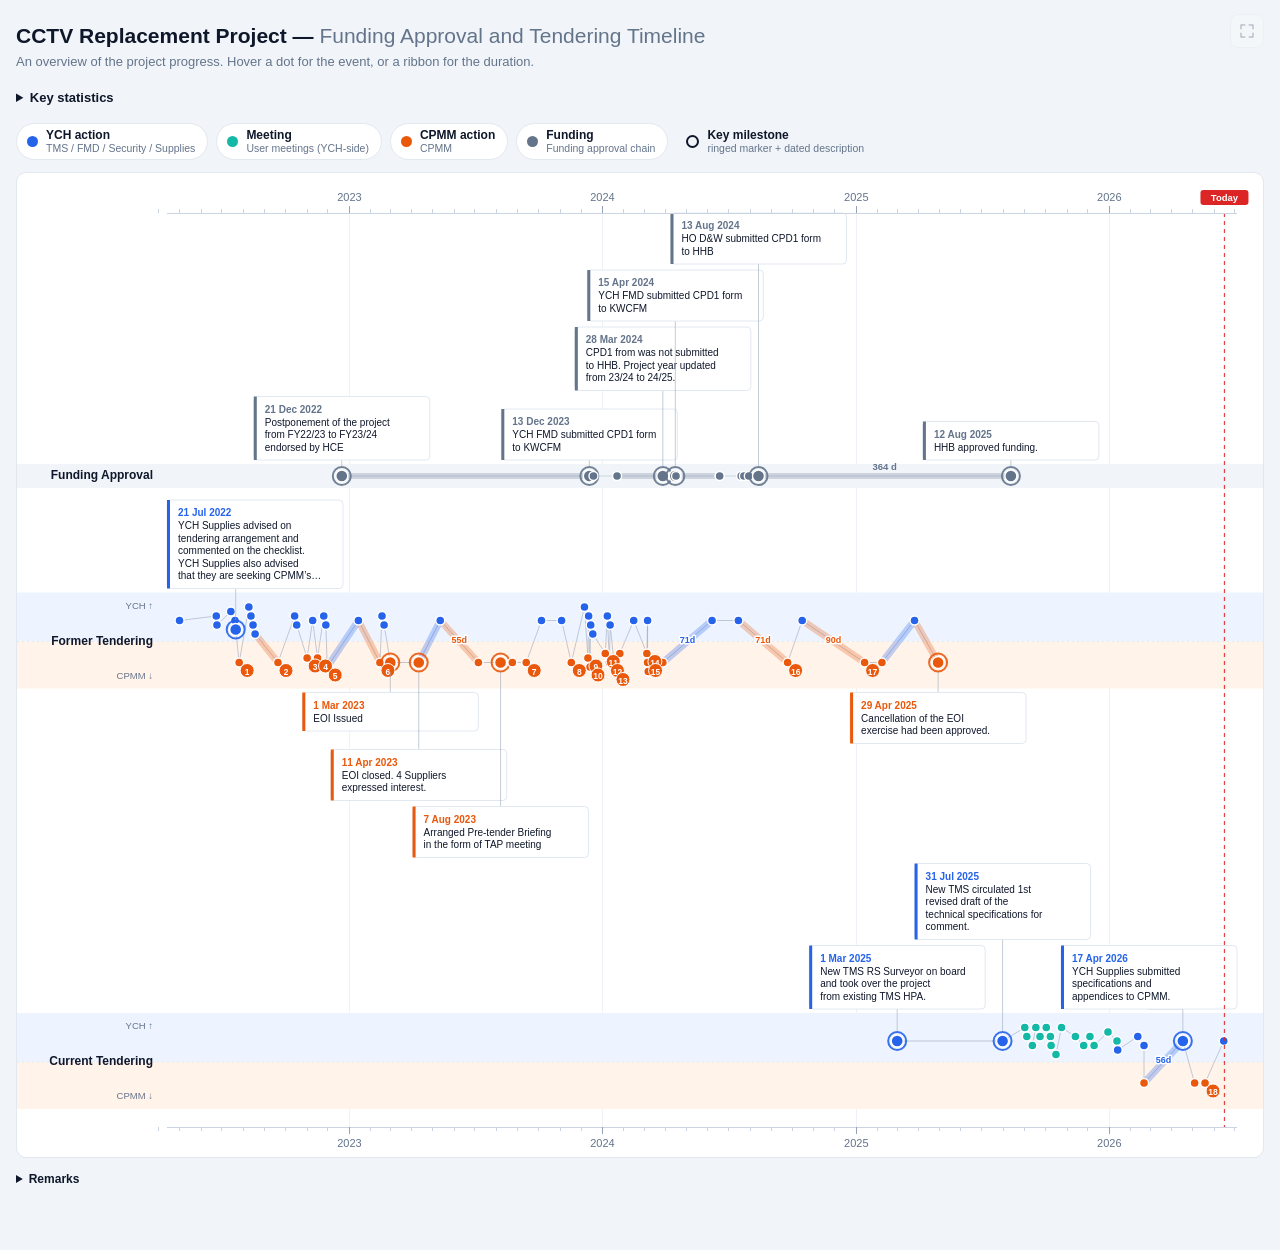
<file: index.html>
<!DOCTYPE html>
<html lang="en">
<head>
  <meta charset="UTF-8">
  <meta name="viewport" content="width=device-width, initial-scale=1">
  <title>CCTV Replacement Project — Funding Approval and Tendering Timeline</title>
  <link rel="stylesheet" href="styles.css">
</head>
<body>
  <button id="fs-toggle" class="fs-toggle" type="button" aria-label="Toggle fullscreen" title="Fullscreen presentation">
    <svg class="fs-ico fs-ico-expand" viewBox="0 0 24 24" width="18" height="18" aria-hidden="true">
      <path d="M4 9V4h5M20 9V4h-5M4 15v5h5M20 15v5h-5" fill="none" stroke="currentColor" stroke-width="2" stroke-linecap="round" stroke-linejoin="round"/>
    </svg>
    <svg class="fs-ico fs-ico-exit" viewBox="0 0 24 24" width="18" height="18" aria-hidden="true">
      <path d="M9 4v5H4M15 4v5h5M9 20v-5H4M15 20v-5h5" fill="none" stroke="currentColor" stroke-width="2" stroke-linecap="round" stroke-linejoin="round"/>
    </svg>
  </button>
  <div class="wrap">
    <header class="page">
      <h1>CCTV Replacement Project — <span class="muted">Funding Approval and Tendering Timeline</span></h1>
      <p class="lead">
        An overview of the project progress. Hover a dot for the event, or a ribbon for the duration.
      </p>
    </header>

    <details class="headline-wrap">
      <summary class="headline-summary">Key statistics</summary>
      <div id="headline" class="headline"></div>
    </details>

    <div id="legend" aria-label="Legend"></div>

    <div id="chart-host">
      <div id="tooltip" role="tooltip" aria-hidden="true"></div>
    </div>

    <details class="footnote">
      <summary>Remarks</summary>
      <div class="footnote-body"></div>
    </details>
  </div>

  <script src="app.js" defer></script>
</body>
</html>
</file>
<file: styles.css>
/* ===== Palette ===== */
:root {
  --bg: #ffffff;
  --ink: #0f172a;
  --muted: #64748b;
  --grid: #eef2f7;
  --card-border: #e2e8f0;
  --page-bg: #f1f5f9;

  --ych:  #2563eb; /* YCH-group action */
  --meet: #14b8a6; /* Meeting (YCH-side) */
  --cpmm: #ea580c; /* CPMM action */
  --fund: #64748b; /* Funding milestone */
  --today: #dc2626;

  --ych-band:  #eef4ff;
  --cpmm-band: #fff3ea;
  --fund-band: #f1f5f9;
}

* { box-sizing: border-box; }
html, body { margin: 0; }

body {
  font-family: -apple-system, BlinkMacSystemFont, "Segoe UI", Roboto, Helvetica, Arial, sans-serif;
  color: var(--ink);
  background: var(--page-bg);
  padding: 24px 16px 64px;
  -webkit-font-smoothing: antialiased;
}
.wrap { max-width: 1280px; margin: 0 auto; }

/* ===== Fullscreen presentation toggle ===== */
.fs-toggle {
  position: fixed; top: 14px; right: 16px; z-index: 50;
  width: 34px; height: 34px; border-radius: 8px;
  display: inline-flex; align-items: center; justify-content: center;
  border: 1px solid var(--card-border);
  background: rgba(255, 255, 255, .6);
  color: var(--muted); cursor: pointer;
  opacity: .4;
  transition: opacity .15s ease, color .15s ease, background .15s ease, box-shadow .15s ease;
}
.fs-toggle:hover, .fs-toggle:focus-visible {
  opacity: 1; color: var(--ink); background: #fff;
  box-shadow: 0 2px 8px rgba(2, 6, 23, .12);
}
.fs-toggle:focus-visible { outline: 2px solid var(--ych); outline-offset: 2px; }
.fs-toggle .fs-ico { display: block; }
.fs-toggle .fs-ico-exit { display: none; }
.fs-toggle.is-fs .fs-ico-expand { display: none; }
.fs-toggle.is-fs .fs-ico-exit { display: block; }

header.page h1 { font-size: 21px; margin: 0 0 4px; }
header.page h1 .muted { color: var(--muted); font-weight: 500; }
header.page .lead { margin: 0 0 16px; color: var(--muted); font-size: 13px; line-height: 1.5; }
header.page .lead b { font-weight: 700; }

/* ===== Headline stat bar (collapsible, collapsed by default) ===== */
.headline-wrap { margin-bottom: 16px; }
.headline-summary { cursor: pointer; font-size: 13px; font-weight: 700; color: var(--ink); padding: 2px 0; }
.headline { display: grid; grid-template-columns: repeat(auto-fit, minmax(190px, 1fr)); gap: 10px; margin-top: 10px; }
.stat {
  background: #fff; border: 1px solid var(--card-border); border-left: 4px solid var(--cpmm);
  border-radius: 8px; padding: 10px 12px;
}
.stat.ych  { border-left-color: var(--ych); }
.stat.meet { border-left-color: var(--meet); }
.stat.fund { border-left-color: var(--fund); }
.stat.neutral { border-left-color: var(--muted); }
.stat .num { font-size: 22px; font-weight: 800; line-height: 1.1; }
.stat .num small { font-size: 12px; font-weight: 600; color: var(--muted); }
.stat .lbl { display: block; margin-top: 3px; font-size: 11.5px; color: var(--muted); line-height: 1.35; }

/* ===== Legend ===== */
#legend { display: flex; flex-wrap: wrap; gap: 8px; margin-bottom: 12px; }
.legend-item {
  display: inline-flex; align-items: center; gap: 8px;
  border: 1px solid var(--card-border); background: #fff;
  border-radius: 999px; padding: 5px 12px 5px 10px;
  cursor: pointer; font: inherit; font-size: 12px; color: var(--ink);
  transition: background .15s, box-shadow .15s;
}
.legend-item:hover { background: #f8fafc; }
.legend-item .swatch { width: 11px; height: 11px; border-radius: 50%; flex: none; }
.legend-text { display: flex; flex-direction: column; line-height: 1.15; text-align: left; }
.legend-label { font-weight: 600; }
.legend-desc { font-size: 10.5px; color: var(--muted); }
.legend-item.dim { opacity: .4; }
.legend-item.active { box-shadow: 0 0 0 2px rgba(37, 99, 235, .25); }

/* ===== Chart ===== */
#chart-host { position: relative; background: var(--bg); border: 1px solid var(--card-border); border-radius: 10px; overflow: visible; }
#chart-host svg.chart { display: block; }

.lane-label { font-size: 12px; font-weight: 700; fill: var(--ink); }
.lane-sub { font-size: 9.5px; fill: var(--muted); }

/* funding strip */
.fund-connector { stroke: #cbd5e1; stroke-width: 1; fill: none; }
.fund-stall { stroke: var(--fund); stroke-width: 6; opacity: .25; stroke-linecap: round; }
.fund-stall-label { font-size: 9.5px; fill: var(--fund); font-weight: 700; }

/* tender rows */
.band-line { stroke: #e2e8f0; stroke-width: 1; stroke-dasharray: 2 3; }
.path { fill: none; stroke: #94a3b8; stroke-width: 1; opacity: .55; }
.stall { stroke-linecap: round; }
.stall line.vis { stroke-width: 7; opacity: .28; }
.stall line.hit { stroke: transparent; stroke-width: 16; }
.stall.ych  line.vis { stroke: var(--ych); }
.stall.cpmm line.vis { stroke: var(--cpmm); }
.stall-label { font-size: 9px; font-weight: 700; paint-order: stroke; stroke: #fff; stroke-width: 3px; stroke-linejoin: round; }
.stall.ych  .stall-label { fill: var(--ych); }
.stall.cpmm .stall-label { fill: var(--cpmm); }

/* nodes */
.dot { cursor: pointer; }
.dot .dot-vis { stroke: #fff; stroke-width: 1.4; }
.dot .cat-YCH  { fill: var(--ych); }
.dot .cat-MEET { fill: var(--meet); }
.dot .cat-CPMM { fill: var(--cpmm); }
.dot .cat-FUND { fill: var(--fund); }
.dot .dot-hit { fill: transparent; stroke: none; }
.dot.hl .dot-vis { stroke-width: 2.6; filter: drop-shadow(0 1px 3px rgba(2,6,23,.4)); }
.dot.dimmed { opacity: .12; }
.dot.dimmed.hl { opacity: 1; }

/* CPMM comment-round badge */
.badge { pointer-events: none; }
.badge circle { fill: var(--cpmm); stroke: #fff; stroke-width: 1; }
.badge text { fill: #fff; font-size: 8.5px; font-weight: 800; text-anchor: middle; dominant-baseline: central; }

/* Key milestone: ringed marker + date label */
.key-label {
  font-size: 9px; font-weight: 700; fill: #0f172a;
  paint-order: stroke; stroke: #fff; stroke-width: 3px; stroke-linejoin: round;
  pointer-events: none;
}

/* Key milestone description callouts */
.callout { pointer-events: none; }
.callout-bg { fill: #fff; stroke: var(--card-border); stroke-width: 1; }
.callout-accent { stroke: none; }
.callout-date { font-size: 10px; font-weight: 700; }
.callout-desc { font-size: 10px; fill: var(--ink); }
.callout-leader { stroke: #94a3b8; stroke-width: 1; fill: none; opacity: .55; stroke-linejoin: round; stroke-linecap: round; }
.callout-hl .callout-bg { stroke: var(--ink); stroke-width: 1.5; }
.callout-hl .callout-leader { opacity: 1; }

/* Legend note (non-interactive) for key milestones */
.legend-note {
  display: inline-flex; align-items: center; gap: 8px;
  padding: 5px 12px 5px 10px; font-size: 12px; color: var(--ink);
}
.legend-note .ring-swatch {
  width: 13px; height: 13px; border-radius: 50%;
  border: 2px solid #0f172a; background: transparent; flex: none; box-sizing: border-box;
}
.legend-note .legend-text { display: flex; flex-direction: column; line-height: 1.15; }

/* axis & today */
.year-line { stroke: var(--grid); stroke-width: 1; shape-rendering: crispEdges; }
.axis-line { stroke: #cbd5e1; stroke-width: 1; shape-rendering: crispEdges; }
.axis-tick { stroke: #cbd5e1; shape-rendering: crispEdges; }
.axis-tick.major { stroke: #94a3b8; }
.axis-year-label { font-size: 11px; fill: var(--muted); }
.today-line { stroke: var(--today); stroke-width: 1.25; stroke-dasharray: 4 4; opacity: .85; }
.today-badge-bg { fill: var(--today); }
.today-badge-text { fill: #fff; font-size: 9.5px; font-weight: 700; }

/* tooltip */
#tooltip {
  position: absolute; z-index: 20; pointer-events: none;
  min-width: 190px; max-width: 320px;
  background: #0f172a; color: #f8fafc;
  border-radius: 8px; padding: 10px 12px;
  font-size: 12.5px; line-height: 1.4;
  box-shadow: 0 8px 24px rgba(2, 6, 23, .28);
  opacity: 0; transform: translateY(2px);
  transition: opacity .12s ease, transform .12s ease;
}
#tooltip.visible { opacity: 1; transform: none; }
#tooltip.pinned { pointer-events: auto; outline: 2px solid var(--today); outline-offset: -1px; }
#tooltip .tt-head { display: flex; align-items: center; justify-content: space-between; gap: 10px; }
#tooltip .tt-date { font-weight: 700; font-size: 13px; }
#tooltip .tt-close { background: transparent; border: 0; color: #cbd5e1; cursor: pointer; font-size: 14px; line-height: 1; padding: 0 2px; border-radius: 4px; }
#tooltip .tt-close:hover { color: #fff; }
#tooltip .tt-cat { display: inline-flex; align-items: center; gap: 6px; margin: 7px 0 6px; color: #cbd5e1; font-size: 11px; font-weight: 600; }
#tooltip .tt-cat .tt-dot { width: 8px; height: 8px; border-radius: 50%; background: var(--c, #fff); flex: none; }
#tooltip .tt-text { color: #e2e8f0; }
#tooltip .tt-dates { margin-top: 7px; padding-top: 7px; border-top: 1px solid rgba(255,255,255,.12); color: #94a3b8; font-size: 11px; }
#tooltip .tt-gap { font-size: 16px; font-weight: 800; }
#tooltip .tt-flow { margin-top: 6px; display: grid; grid-template-columns: 1fr; gap: 5px; }
#tooltip .tt-flow .row { display: flex; gap: 6px; align-items: baseline; font-size: 11px; color: #cbd5e1; }
#tooltip .tt-flow .row .who { font-weight: 700; min-width: 46px; }

/* footnote */
.footnote { margin-top: 14px; font-size: 12px; color: var(--muted); }
.footnote summary { cursor: pointer; font-weight: 600; color: var(--ink); }
.footnote-body { margin-top: 8px; line-height: 1.6; }
.footnote-body p { margin: 0 0 6px; }
.footnote-body code { background: #e2e8f0; padding: 1px 5px; border-radius: 3px; font-size: 11px; color: var(--ink); }

.error { padding: 24px; color: #b91c1c; font-size: 13px; line-height: 1.6; }
.error code { background: #fee2e2; padding: 1px 5px; border-radius: 3px; font-size: 12px; }

@media (max-width: 700px) {
  body { padding: 14px 8px 48px; }
  header.page { padding-right: 42px; }
  header.page h1 { font-size: 18px; }
  #tooltip { max-width: 250px; }
}
</file>
